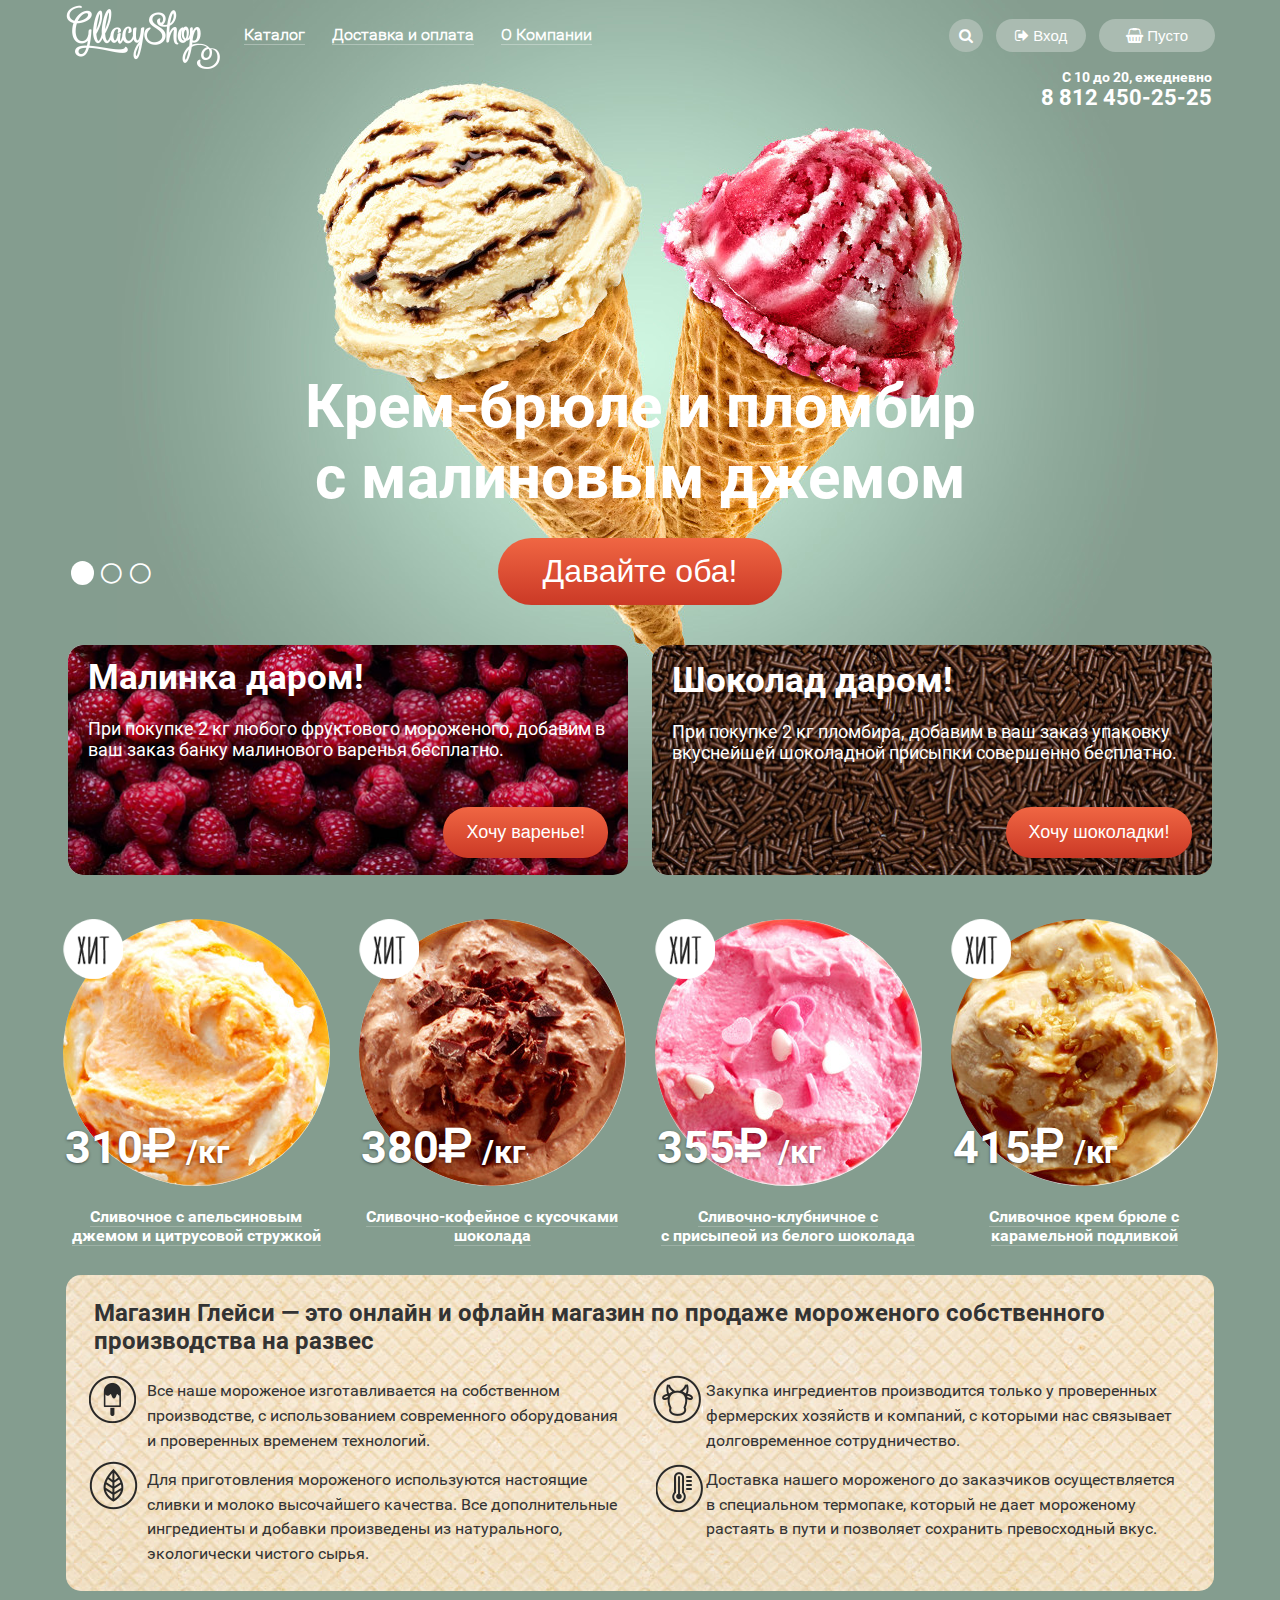
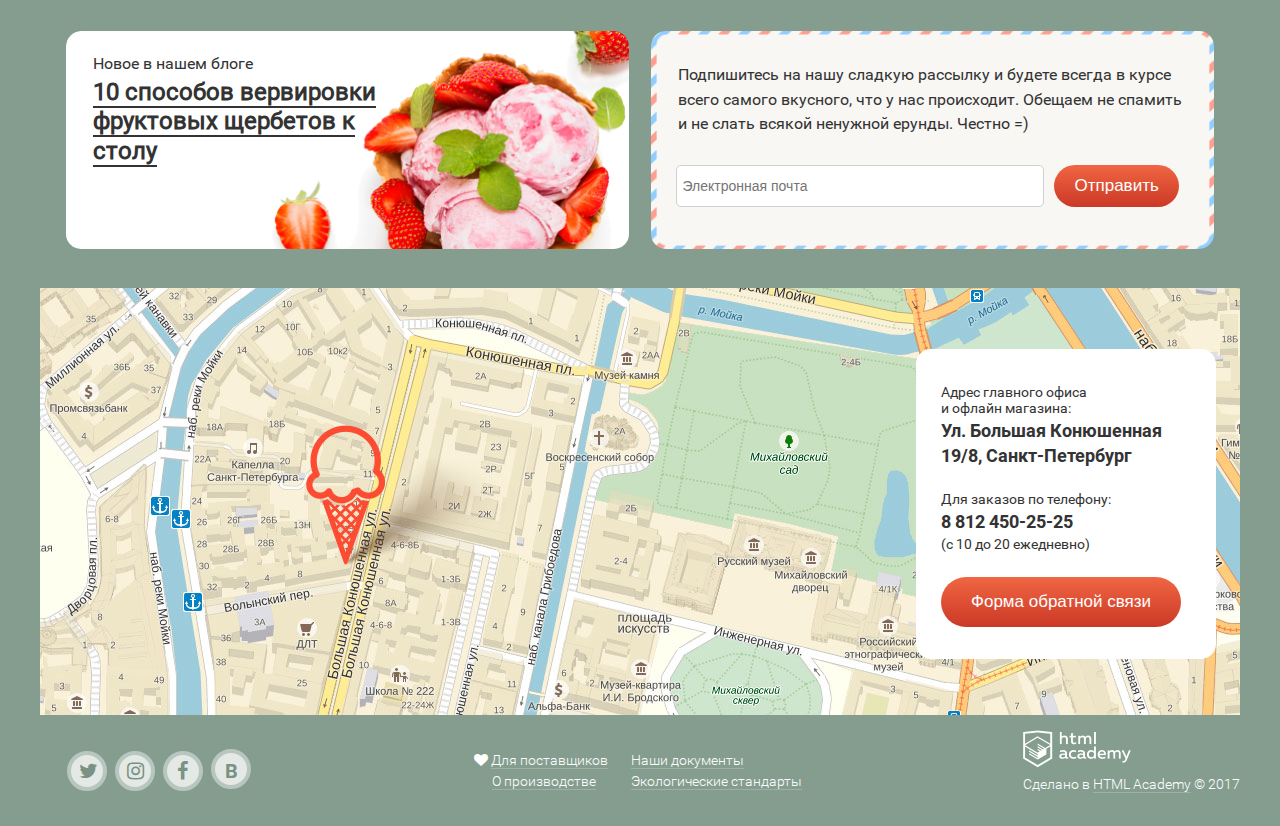
<file: index.html>
<!DOCTYPE html>
<html>
	<head>
		<title>Test</title>
		<meta charset="utf-8">
		<link rel="stylesheet" href="https://necolas.github.io/normalize.css/5.0.0/normalize.css">
		<link rel="stylesheet" href="https://maxcdn.bootstrapcdn.com/font-awesome/4.5.0/css/font-awesome.min.css">
		<link rel="stylesheet" href="style/style.css">
	</head>
	<body class="bodybg1">
		<div class="body">
			<header class="header1">
				<div class="row">
					<div class="left_head">
						<img src="img/Logo.png" width="154" height="64" alt="Логотип">
						<ul>
							<li class="tog"><a href="#" class="list">Каталог</a>
							<ul class="dropdown">
								<a href="#"><li class="bord1">Новинки</li></a>
								<hr>
								<a href="catalog.html"><li>Сливочное</li></a>
								<a href="#"><li>Щербень</li></a>
								<a href="#"><li>Фруктовый лед</li></a>
								<a href="#"><li class="bord2">Мелорин</li></a>
							</ul>
						</li>
						<li><a href="#" class="list">Доставка и оплата</a></li>
						<li><a href="#" class="list">О Компании</a></li>
					</ul>
				</div>
				<div class="right_head">
					<div class="search">
						<button class="icon is"><i class="fa fa-search" aria-hidden="true"></i></button>
						<div class="sear"><input type="text" placeholder="Что ищем?"></div>
					</div>
					
					<div class="enter">
						<button class="icon iconer"><i class="fa fa-sign-out" aria-hidden="true"></i> Вход</button>
						<div class="ent">
							<input placeholder="Электронная почта" type="text">
							<input placeholder="Пароль" type="text">
							<div class="row">
								<div class="but_enter"><button class="enter_button">Войти</button></div>
								
								<div class="regist"><a href="#">Забыли пароль</a><br><a href="#">Регестрация</a></div>
							</div>
						</div>
					</div>
					<div class="basket">
					<button class="icon licon" ><i class="fa fa-shopping-basket" aria-hidden="true"></i> Пусто</button>
				</div>
				</div>
			</div>
			<div class="number">
				<p class="time_worc">С 10 до 20, ежедневно</p>
				<p class="mobile">8 812 450-25-25</p>
			</div>
			<div class="banner">
				<div class="cream">
					<h1 class="h1">Крем-брюле и пломбир<br> с малиновым джемом</h1>
					
					<button class="slider_butt">Давайте оба!</button>
					<div class="cricle">
						<i class="fa fa-circle-thin bg1 bg" aria-hidden="true"></i>
						<i class="fa fa-circle-thin bg2" aria-hidden="true"></i>
						<i class="fa fa-circle-thin bg3" aria-hidden="true"></i>
					</div>
					
				</div>
			</div>
			<div class="row dar">
				<div class="raspberries">
					<h2 class="h2">Малинка даром!</h2>
					<p>При покупке 2 кг любого фруктового мороженого, добавим в ваш заказ банку малинового варенья бесплатно.</p>
					<button class="banner_butt">Хочу варенье!</button>
				</div>
				<div class="chocolate">
					<h2 class="h2">Шоколад даром!</h2>
					<p>При покупке 2 кг пломбира, добавим в ваш заказ упаковку вкуснейшей шоколадной присыпки совершенно бесплатно.</p>
					<button class="banner_butt">Хочу шоколадки!</button>
				</div>
			</div>
		</header>
		<article>
			<div class="hits">
				<div class="hit img_hit"> <img src="img/tovar1.png" width="267" height="267" alt=""><br>
					<div class="description">
						<p><a href="#">Сливочное с апельсиновым<br> джемом и цитрусовой стружкой</a></p>
					</div>
					<div class="price"><p>310<i class="fa fa-rub" aria-hidden="true"></i> <span class="kg">/кг</span></p></div>
					<div class="absol"><button class="watch">Быстрый просмотр</button></div>
				</div>
				<div class="hit img_hit"> <img src="img/tovar2.png" width="267" height="267" alt=""><br>
					<div class="description">
						<p><a href="#">Сливочно-кофейное с кусочками<br> шоколада</a></p>
					</div>
					<div class="price"><p>380<i class="fa fa-rub" aria-hidden="true"></i> <span class="kg">/кг</span></p></div>
					<div class="absol"><button class="watch">Быстрый просмотр</button></div>
				</div>
				<div class="hit img_hit"> <img src="img/tovar3.png" width="267" height="267" alt=""><br>
					<div class="description">
						<p><a href="#">Сливочно-клубничное с <br>с присыпеой из белого шоколада</a></p>
					</div>
					<div class="price"><p>355<i class="fa fa-rub" aria-hidden="true"></i> <span class="kg">/кг</span></p></div>
					<div class="absol"><button class="watch">Быстрый просмотр</button></div>
				</div>
				<div class="hit img_hit"> <img src="img/tovar4.png" width="267" height="267" alt=""><br>
					<div class="description">
						<p><a href="#">Сливочное крем брюле с<br>карамельной подливкой</a></p>
					</div>
					<div class="price"><p>415<i class="fa fa-rub" aria-hidden="true"></i> <span class="kg">/кг</span></p></div>
					<div class="absol"><button class="watch">Быстрый просмотр</button></div>
				</div>
			</div>
			<div class="cont">
				<h3 class="h3">Магазин Глейси — это онлайн и офлайн магазин по продаже мороженого собственного производства на развес</h3>
				<div class="row">
					<div class="desk_l">
						<div class="icon_sprite1">
							<p>Все наше мороженое изготавливается на собственном производстве, с использованием современного оборудования и проверенных временем технологий.
							</p></div>
							<div class="icon_sprite2">
								<p>Для приготовления мороженого используются настоящие сливки и молоко высочайшего качества. Все дополнительные ингредиенты и добавки произведены из натурального, экологически чистого сырья. </p>
							</div>
						</div>
						<div class="desk_r">
							<div class="icon_sprite3">
								<p>Закупка ингредиентов  производится только у проверенных фермерских хозяйств и компаний, с которыми нас связывает долговременное сотрудничество.</p>
							</div>
							<div class="icon_sprite4">
								<p>Доставка нашего мороженого до заказчиков осуществляется в специальном термопаке, который не дает мороженому растаять в пути и позволяет сохранить превосходный вкус.</p>
							</div>
						</div>
					</div>
				</div>
			</article>
			<aside>
				<div class="row blog">
					<div class="new_block">
						<p>Новое в нашем блоге</p>
						<h3><a href="#" class="metod_10">10 способов вервировки<br>
							фруктовых щербетов к<br>
						столу</a></h3>
					</div>
					<div class="mail_block">
						<p>Подпишитесь на нашу сладкую рассылку и будете всегда в курсе всего самого вкусного, что у нас происходит. Обещаем не спамить и не слать всякой ненужной ерунды. Честно =) </p>
						<div class="mail">
							<input class="mail" placeholder="Электронная почта" type="text">
							<button class="go">Отправить</button>
						</div>
					</div>
				</div>
			</aside>
			<section>
				<div class="map">
					<div class="mbloc">
						<p class="contacts">Адрес главного офиса<br>и офлайн магазина:
							<span class="h4">Ул. Большая Конюшенная</span>
							<span class="h4"> 19/8, Санкт-Петербург</span>
						</p>
						<p class="contacts">Для заказов по телефону:
							<span class="h4">8 812 450-25-25</span>
							(с 10 до 20 ежедневно)
						</p>
						<button class="butt_form">Форма обратной связи</button>
									<div class="alert">
				<butt_form action="https://echo.htmlacadimy.ru/" method="post">
				<h3>Мы обязательно ответим</h3>
				<input type="text" placeholder="Как вас зовут?"><br>
				<input type="text" placeholder="Ваша почта для ответа?"><br>
				<textarea class="textarea" cols="30" rows="10" placeholder="Напишите чтонибудь..."></textarea>
				<button class="banner_butt">Отправить</button>
				<div class="close"><i class="fa fa-times" aria-hidden="true"></i></div>
				</butt_form>
			</div>
					</div>
				</div>
				<div class="both"></div>
			</section>
			<footer>
				<div class="row">
					<div class="left_foot">
						<a href="#"><i class="fa fa-twitter soc1" aria-hidden="true"></i></a>
						<a href="#"><i class="fa fa-instagram soc2" aria-hidden="true"></i></a>
						<a href="#"><i class="fa fa-facebook soc3" aria-hidden="true"></i></a>
						<a href="#"><i class="soc4">В</i></a>
					</div>
					<div class="center_foot">
						<div class="fl">
							<i class="fa fa-heart" aria-hidden="true"></i>
							<span><a href="#">Для поставщиков</a></span>
							<br><span class="sdvig"><a href="#">О производстве</a></span>
						</div>
						<div class="fr"><span><a href="#">Наши документы</a></span><br><span><a href="#">Экологические стандарты</a></span></div>
					</div>
					<div class="right_foot">
						<img class='ahtml' src="img/html.png" width="108px" height="38px" alt=""><br>
						<p>Сделано в <a href="#">HTML Academy</a> &copy; 2017</p>
					</div>
				</div>
			</footer>
		</div>
		<script type="text/javascript" src="http://ajax.googleapis.com/ajax/libs/jquery/1.8.2/jquery.min.js"></script>
		<script type="text/javascript" src="js/script.js"></script>
	</body>
</html>
</file>
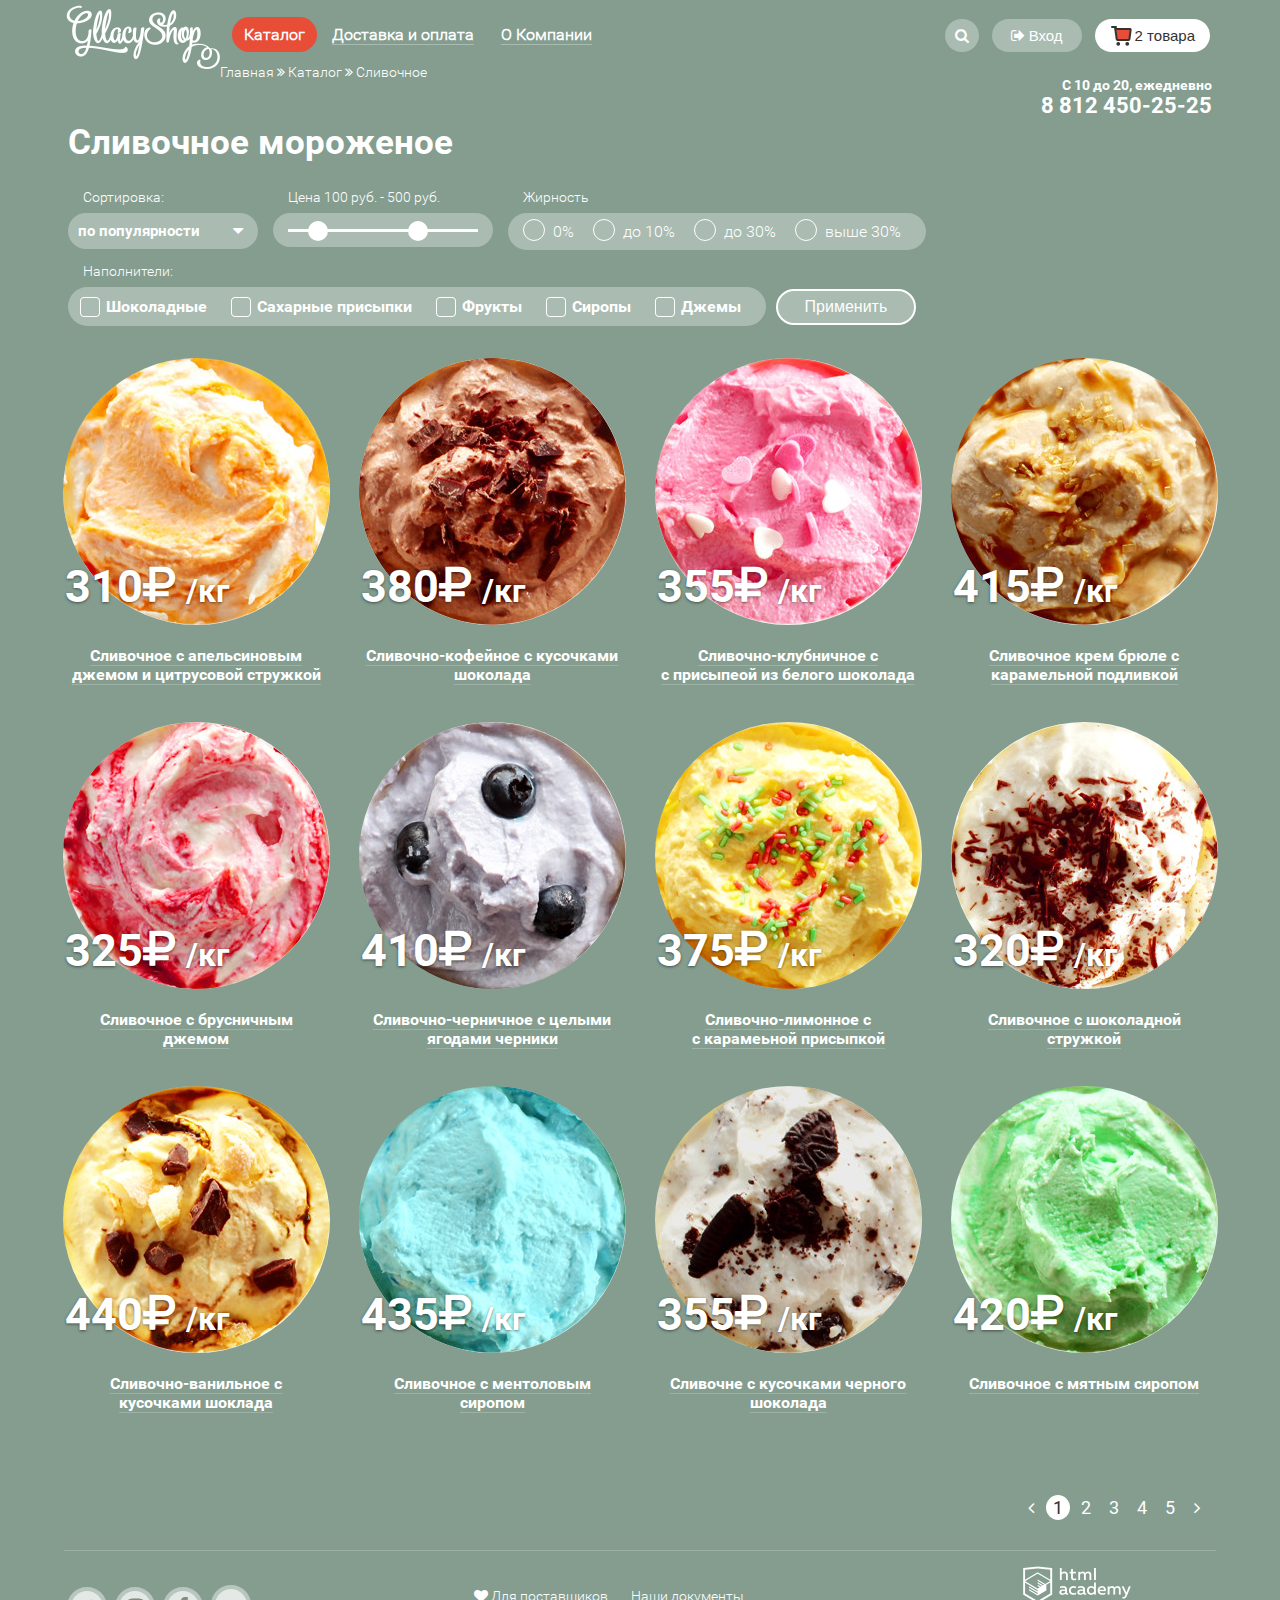
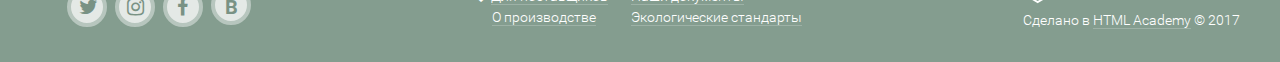
<file: catalog.html>
<!DOCTYPE html>
<html>
	<head>
		<title>Test</title>
		<meta charset="utf-8">
		<link rel="stylesheet" href="https://necolas.github.io/normalize.css/5.0.0/normalize.css">
		<link rel="stylesheet" href="https://maxcdn.bootstrapcdn.com/font-awesome/4.5.0/css/font-awesome.min.css">
		<link rel="stylesheet" href="style/style.css">
		<script type="text/javascript" src="http://ajax.googleapis.com/ajax/libs/jquery/1.8.2/jquery.min.js"></script>
	</head>
	<body>
		<div class="body">
			<header class="header1">
				<div class="row">
					<div class="left_head">
						<a class="alogo" href="index.html"><img src="img/Logo.png" width="154" height="64" alt="Логотип"></a>
						<ul>
							<li class="tog1"><a href="#" class="list">Каталог</a>
							<ul class="dropdown">
								<a href="#"><li class="bord1">Новинки</li></a>
								<hr>
								<a href="catalog.html"><li>Сливочное</li></a>
								<a href="#"><li>Щербень</li></a>
								<a href="#"><li>Фруктовый лед</li></a>
								<a href="#"><li class="bord2">Мелорин</li></a>
							</ul>
						</li>
						<li><a href="#" class="list">Доставка и оплата</a></li>
						<li><a href="#" class="list">О Компании</a></li>
					</ul>
					<div class="crown"><a href="index.html">Главная </a> <i class="fa fa-angle-double-right" aria-hidden="true"></i> <a href="#">Каталог </a> <i class="fa fa-angle-double-right" aria-hidden="true"></i> <a href="#">Сливочное</a></div>
				</div>
				<div class="right_head">
					<div class="search"><button class="icon is"><i class="fa fa-search" aria-hidden="true"></i></button>
						<div class="sear"><input type="text" placeholder="Что ищем?"></div>
					</div>
					<div class="enter">
						<button class="icon iconer"><i class="fa fa-sign-out" aria-hidden="true"></i> Вход</button>
						<div class="ent">
							<input placeholder="Электронная почта" type="text">
							<input placeholder="Пароль" type="text">
							<div class="row">
								<div class="but_enter"><button class="enter_button">Войти</button></div>
								<div class="regist"><a href="#">Забыли пароль</a><br><a href="#">Регестрация</a></div>
							</div>
						</div>
					</div>
					
					<div class="basket">
						<img src="img/basket.png" width="23" height="24" class="bs" alt="">
						<button class="icon2 licon2"> 2 товара</button>
						<div class="bask">
							<table>
								<tr>
									<td class="icon_close">
									</td>
									<td><img src="img/tov.png" width="36" height="38" alt=""></td>
									<td>Пломбир с апельсиновым джемом</td>
									<td>1,5кг <span>x 200 руб.</span></td>
									<td>300 руб.</td>
								</tr>
								<tr>
									<td class="icon_close">
									</td>
									<td><img src="img/tov2.png" width="36" height="38" alt=""></td>
									<td>Клубничный пломбир с присыпкой из белого шоколада</td>
									<td>1,5кг <span>x 300 руб.</span></td>
									<td>450 руб.</td>
								</tr>
								<tr class="itog">
									<td colspan="5">Итого: 750 руб.</td>
								</tr>
							</table>
							<div class="text_right">
								<buttom class="oform">Оформить заказ</buttom>
							</div>
						</div>
					</div>
				</div>
			</div>
			<div class="number2">
				<p class="time_worc">С 10 до 20, ежедневно</p>
				<p class="mobile">8 812 450-25-25</p>
			</div>
		</header>
		<aside class="art2">
			<form action="https://echo.htmlacadimy.ru/" method="post">
				<h1 class="h1_second">Сливочное мороженое</h1>
				<div class="row_sort">
					<div class="sorting"><span class="sor">Сортировка:</span>
					<div class="list_sort">
						<select class="select" name="sort" id="sort">
							<option>по популярности</option>
							<option>сначала недорогие</option>
							<option>сначала дорогие</option>
							<option>по жирности</option>
						</select>
						<div class="bott_icon"><i class="fa fa-caret-down" aria-hidden="true"></i></div>
					</div>
				</div>
				<div class="price_toggle">
					<span class="sor">Цена 100 руб. - 500 руб.</span>
					<div class="polos">
						<div class="pol">
							<a href="#" class="a1"></a>
							<a href="#" class="a2"></a>
						</div>
					</div>
				</div>
				<div class="fat"><span class="sor">Жирность</span>
				<div class="jir">
					<input type="radio" name="radio" class="radio" id="radio1"><label for="radio1"> 0%</label>
					<input type="radio" name="radio" class="radio" id="radio2"><label for="radio2"> до 10%</label>
					<input type="radio" name="radio" class="radio" id="radio3"><label for="radio3"> до 30%</label>
					<input type="radio" name="radio" class="radio" id="radio4"><label for="radio4"> выше 30%</label>
				</div>
			</div>
		</div>
		
		<div class="sort">
			
			<div class="s1">
				<label class="sor">Наполнители:</label>
				<div class="nap input-check">
					<input type="checkbox" id="checkBox01" />
					<label for="checkBox01">Шоколадные</label>
					<input type="checkbox" id="checkBox02" />
					<label for="checkBox02">Сахарные присыпки</label>
					<input type="checkbox" id="checkBox03" />
					<label for="checkBox03">Фрукты</label>
					<input type="checkbox" id="checkBox04" />
					<label for="checkBox04">Сиропы</label>
					<input type="checkbox" id="checkBox05" />
					<label for="checkBox05">Джемы</label>
				</div><button class="prim">Применить</button>
			</div>
			
		</div>
	</form>
</aside>
<article>
	<div class="hits">
		<div class="hit"> <img src="img/tovar1.png" width="267" height="267" alt=""><br>
			<div class="description">
				<p><a>Сливочное с апельсиновым<br> джемом и цитрусовой стружкой</a></p>
			</div>
			<div class="price"><p>310<i class="fa fa-rub" aria-hidden="true"></i> <span class="kg">/кг</span></p></div>
			<div class="absol"><button class="watch">Быстрый просмотр</button></div>
		</div>
		<div class="hit"> <img src="img/tovar2.png" width="267" height="267" alt=""><br>
			<div class="description">
				<p><a>Сливочно-кофейное с кусочками<br> шоколада</a></p>
			</div>
			<div class="price"><p>380<i class="fa fa-rub" aria-hidden="true"></i> <span class="kg">/кг</span></p></div>
			<div class="absol"><button class="watch">Быстрый просмотр</button></div>
		</div>
		<div class="hit"> <img src="img/tovar3.png" width="267" height="267" alt=""><br>
			<div class="description">
				<p><a>Сливочно-клубничное с <br>с присыпеой из белого шоколада</a></p>
			</div>
			<div class="price"><p>355<i class="fa fa-rub" aria-hidden="true"></i> <span class="kg">/кг</span></p></div>
			<div class="absol"><button class="watch">Быстрый просмотр</button></div>
		</div>
		<div class="hit"> <img src="img/tovar4.png" width="267" height="267" alt=""><br>
			<div class="description">
				<p><a>Сливочное крем брюле с<br>карамельной подливкой</a></p>
			</div>
			<div class="price"><p>415<i class="fa fa-rub" aria-hidden="true"></i> <span class="kg">/кг</span></p></div>
			<div class="absol"><button class="watch">Быстрый просмотр</button></div>
		</div>
	</div>
	<div class="hits">
		<div class="hit">
			<img src="img/tovar5.png" width="267" height="267" alt=""><br>
			<div class="description">
				<p><a>Сливочное с брусничным<br> джемом</a></p>
			</div>
			<div class="price"><p>325<i class="fa fa-rub" aria-hidden="true"></i> <span class="kg">/кг</span></p></div>
			<div class="absol"><button class="watch">Быстрый просмотр</button></div>
		</div>
		<div class="hit"> <img src="img/tovar6.png" width="267" height="267" alt=""><br>
			<div class="description">
				<p><a>Сливочно-черничное с целыми<br> ягодами черники</a></p>
			</div>
			<div class="price"><p>410<i class="fa fa-rub" aria-hidden="true"></i> <span class="kg">/кг</span></p></div>
			<div class="absol"><button class="watch">Быстрый просмотр</button></div>
		</div>
		<div class="hit"> <img src="img/tovar7.png" width="267" height="267" alt=""><br>
			<div class="description">
				<p><a>Сливочно-лимонное с <br> с карамеьной присыпкой</a></p>
			</div>
			<div class="price"><p>375<i class="fa fa-rub" aria-hidden="true"></i> <span class="kg">/кг</span></p></div>
			<div class="absol"><button class="watch">Быстрый просмотр</button></div>
		</div>
		<div class="hit"> <img src="img/tovar8.png" width="267" height="267" alt=""><br>
			<div class="description">
				<p><a>Сливочное с шоколадной<br>стружкой</a></p>
			</div>
			<div class="price"><p>320<i class="fa fa-rub" aria-hidden="true"></i> <span class="kg">/кг</span></p></div>
			<div class="absol"><button class="watch">Быстрый просмотр</button></div>
		</div>
	</div>
	<div class="hits">
		<div class="hit">
			<img src="img/tovar9.png" width="267" height="267" alt=""><br>
			<div class="description">
				<p><a>Сливочно-ванильное с<br>кусочками шоклада</a></p>
			</div>
			<div class="price"><p>440<i class="fa fa-rub" aria-hidden="true"></i> <span class="kg">/кг</span></p></div>
			<div class="absol"><button class="watch">Быстрый просмотр</button></div>
		</div>
		<div class="hit"> <img src="img/tovar10.png" width="267" height="267"  alt=""><br>
			<div class="description">
				<p><a>Сливочное с ментоловым<br>сиропом</a></p>
			</div>
			<div class="price"><p>435<i class="fa fa-rub" aria-hidden="true"></i> <span class="kg">/кг</span></p></div>
			<div class="absol"><button class="watch">Быстрый просмотр</button></div>
		</div>
		<div class="hit"> <img src="img/tovar11.png" width="267" height="267"  alt=""><br>
			<div class="description">
				<p><a>Сливочне с кусочками черного<br>шоколада</a></p>
			</div>
			<div class="price"><p>355<i class="fa fa-rub" aria-hidden="true"></i> <span class="kg">/кг</span></p></div>
			<div class="absol"><button class="watch">Быстрый просмотр</button></div>
		</div>
		<div class="hit"> <img src="img/tovar12.png" width="267" height="267"  alt=""><br>
			<div class="description">
				<p><a>Сливочное с мятным сиропом</a></p>
			</div>
			<div class="price"><p>420<i class="fa fa-rub" aria-hidden="true"></i> <span class="kg">/кг</span></p></div>
			<div class="absol"><button class="watch">Быстрый просмотр</button></div>
		</div>
	</div>
	<div class="pages">
		<ul class="listpage">
			<li class="page"><a href="#"><i class="fa fa-angle-left" aria-hidden="true"></i></li></a>
			<li class="page"><a href="#">1</a></li>
			<li class="page"><a href="#">2</a></li>
			<li class="page"><a href="#">3</a></li>
			<li class="page"><a href="#">4</a></li>
			<li class="page"><a href="#">5</a></li>
			<li class="page"><a href="#"><i class="fa fa-angle-right" aria-hidden="true"></i></li></a>
		</ul>
	</div>
</article>
<hr class="hf">
<footer>
	<div class="row">
		<div class="left_foot">
			<a href="#"><i class="fa fa-twitter soc1" aria-hidden="true"></i></a>
			<a href="#"><i class="fa fa-instagram soc2" aria-hidden="true"></i></a>
			<a href="#"><i class="fa fa-facebook soc3" aria-hidden="true"></i></a>
			<a href="#"><i class="soc4">В</i></a>
		</div>
		<div class="center_foot">
			<div class="fl">
				<i class="fa fa-heart" aria-hidden="true"></i>
				<span><a href="#">Для поставщиков</a></span>
				<br><span class="sdvig"><a href="#">О производстве</a></span>
			</div>
			<div class="fr"><span><a href="#">Наши документы</a></span><br><span><a href="#">Экологические стандарты</a></span></div>
		</div>
		<div class="right_foot">
			<img class='ahtml' src="img/html.png" width="108" height="38" alt=""><br>
			<p>Сделано в <a>HTML Academy</a> &copy; 2017</p>
		</div>
	</div>
</footer>
</div>
<script type="text/javascript" src="js/script.js"></script>
</body>
</html>
</file>
<file: style/style.css>
*{
    margin: 0;
    padding: 0;
    box-sizing: border-box;
}
.body{
    width: 1200px;
    margin: auto;
    position: relative;
}
@font-face {
    font-family: Roboto-Light;
    src: url(../font/Roboto-Light.ttf);
}
@font-face {
    font-family: Roboto-Bold;
    src: url(../font/Roboto-Bold.ttf);
}
@font-face {
    font-family: Roboto-Regular;
    src: url(../font/Roboto-Regular.ttf);
}
body{
    color: white;
    background: #849D8F;
    font-size: 14px;
    font-family: 'Roboto-Light', 'PT sans', Georgia;
}
.bodybg1{
    background: #849D8F;
    background-image: url(../img/bg_slider-1.jpg);
    background-repeat: no-repeat;
    background-position: 50% 0px;
}
.bodybg2{
    background: #8996A6;
    background-image: url(../img/bg_slider-2.jpg);
    background-repeat: no-repeat;
    background-position: 50% 0px;
}
.bodybg3{
    background: #9D8B84;
    background-image: url(../img/bg_slider-3.jpg);
    background-repeat: no-repeat;
    background-position: 50% 0px;
}
.bodybg4{
    background-image: url(../img/svet.png);
    background-repeat: no-repeat;
    background-size: cover;
    background-position: 50% 0px;
}
a{
    text-decoration: none;
    color: white;
}
.h4{
    font-size: 18px;
    font-family: 'Roboto-Bold', 'PT sans', Georgia;
    margin: 4px 0;
    display: block;
}
.h1{
    font: 900 60px/70px "Roboto-bold",'PT sans', Georgia;
    line-height: 1.18;
    margin-bottom: 9px;
}
.h2{
    margin: 0;
    padding: 0;
    font-size: 35px;
    margin-bottom: 20px;
    font-family: 'Roboto-Bold', 'PT sans', Georgia;
}
.h3{
    font-size: 24px;
    font-family: 'Roboto-Bold', 'PT sans', Georgia;
    margin-bottom: 20px;
}
button{
    cursor: pointer;
}
.menu{
    position: relative;
    display: inline-block;
}
.alert{
    background: #f8f7f4;
    border-radius: 10px;
    width: 440px;
    color: #333;
    padding: 15px;
    height: 450px;
    position: fixed;
    z-index: 11111;
    top: 25%;
    left: 40%;
    display: none;
}
.close{
    position: absolute;
    top: 10px;
    right: 10px;
    font-size: 23px;
    cursor: pointer;
}
.bord1{
    border-radius: 5px 5px 0 0;
    font-family: 'Roboto-Bold';
}
.bord2{
    border-radius: 0 0 5px 5px;
}
.search{
    position: relative;
    display: inline-block;
}
.sear input,.alert input, .ent input{
    margin: 10px 0;
    border-radius: 5px;
    border: 1px solid #D0D0D0;
    width: 300px;
    color: #a9a9a9;
    height: 40px;
    padding-left: 10px;
    font-size: 14px;
}
.textarea{
    margin: 10px 0;
    border-radius: 5px;
    border: 1px solid #D0D0D0;
    width: 400px;
    color: #a9a9a9;
    height: 100px;
    padding: 5px;
}
.sear{
    display: none;
    background: #f8f7f4;
    position: absolute;
    background: white;
    right: 10%;
    top: 75%;
    padding: 15px;
    padding: 15px;
    border-radius: 5px;
    box-shadow: 5px 14px 26px rgba(0,0,0, 0.5);
}
.enter:hover .ent{
    display: block;
    -webkit-transition: all 0.3s ease-in-out;
    transition: all 0.3s ease-in-out;
}
.search:hover .sear{
    display: block;
    -webkit-transition: all 0.3s ease-in-out;
    transition: all 0.3s ease-in-out;
}
.basket:hover .bask{
    display: block;
    -webkit-transition: all 0.3s ease-in-out;
    transition: all 0.3s ease-in-out;
}
.row{
    display: -webkit-box;
    display: -ms-flexbox;
    display: flex;
    -webkit-box-pack: justify;
        -ms-flex-pack: justify;
            justify-content: space-between;
    position: relative;
}
div.left_head{
    margin: 5px 2.2% 15px 2.2%;
    max-width: 70%;
}
div.left_head > img{
    float: left;
}
div.left_head > ul{
    list-style-type: none;
    display: inline-block;
    margin:12px;
    font-weight: bold;
}
a.list{
    border-bottom: 1px solid rgba(255, 255, 255, 0.3);
    font-size: 16px;
}
div.left_head > ul > li{
    padding: 8px 12px;
    display: inline-block;
    color: white;
    font-size: 16px;
}
li.tog{
    border-radius: 25px;
    position: relative;
    padding: 8px 15px;
}
li.tog:hover, li.tog1:hover{
    background: white;
    color: #333;
}
li.tog:hover > a, li.tog1:hover > a{
    border: none;
    color: #333;
}
li.tog:active > a, li.tog1:active > a{
    border: none;
    color: #333;
}
li.tog:active, li.tog1:active{
  background: white;
  box-shadow: inset 0 2px 1px 0 #333;
}
li.tog:after, li.tog1:after {
  content: "";
  position: absolute;
  left: 0;
  right: 0;
  bottom: -5px;
  height: 15px;
}
li.tog1{
    position: relative;
    padding: 8px 15px;
    border: none;
    background: #e84d37;
    border-radius: 25px;
}
li.tog1 > a{
    border: none;
}
.dropdown hr{
    color: #d1d0ce;
    width: 90%;
    margin: auto;
}
.dropdown a{
    color: #333;
}   
.dropdown li{
    width: 100%;
    padding: 8px 15px;
}
.dropdown li:hover{
    background: #fbded8;
}
.dropdown li:active{
    background: #f6b5a5;
}
.dropdown{
  z-index: 11111;
  box-shadow: 5px 14px 26px rgba(0,0,0, 0.5);
  position: absolute;
  left: -7px;
  top: 110%;
  box-sizing: border-box;
  min-width: 144px;
  padding: 0;
  margin: 0;
  list-style: none;
  background-color: #f8f7f4;
  border-radius: 5px;
  opacity: 0;
  display: none;
  -webkit-transform: translate(0, -10px);
  transform: translate(0, -10px);
  -webkit-transition: all 0.3s ease-out;
  transition: all 0.3s ease-out;
}
.tog1:hover .dropdown,.tog:hover .dropdown{
  opacity: 1;
  display: block;
  -webkit-transform: translate(0, 0);
          transform: translate(0, 0);
  -webkit-transition: all 0.3s ease-in-out;
  transition: all 0.3s ease-in-out;
  z-index: 2;
}
.acmen{
    border-radius: 25px;
    padding: 8px 15px;
    background: white;
    font-weight: bold;
}
div.right_head{
    text-align: right;
    margin: -8px 0;
    padding: 0 10px;
}
.icon{
    display: inline-block;
    color: white;
    font-size: 15px;
    margin: 27px 5px;
    border: none;
    background: #aabbb1;
    padding: 8px 19px;
    border-radius: 25px;
}
.is{
    padding: 8px 10px;
}
.icon2{
    display: inline-block;
    background: white;
    color: #333;
    font-size: 15px;
    margin: 27px 5px;
    border: none;
    padding: 8px 19px;
    border-radius: 25px;
}
.icon:hover{
    background: white;
    color: #333;
}
.licon{
    padding: 8px 27px;
    margin-right: 15px;
    position: relative;
}
.licon2{
    padding-left: 40px;
    padding-right: 15px;
    margin-right: 20px;
    position: relative;
}
.number{
    text-align: right;
    color: white;
    font-size: 12px;
    margin-right: 2.3%;
    margin-top: -15px;
}
.number2{
    text-align: right;
    color: white;
    font-size: 12px;
    margin-right: 2.3%;
    margin-top: -18px;
    float: right;
}
.enter{
    position: relative;
    display: inline-block;
}
.ent{
    z-index: 1111;
    position: absolute;
    background: #f8f7f4;
    right: 5%;
    padding: 15px;
    border-radius: 8px;
    top: 75%;
    color: #333;
    display: none;
    box-shadow: 5px 14px 26px rgba(0,0,0, 0.5);
}
.center{
    position: absolute;
    right: 5%;
    top: 0;
    left: 5%;
}
.banner{
    text-align: center;
    margin-top: 650px;
}
.slider_butt{
    background: -webkit-linear-gradient(#f06643,#cb3926);
    background: linear-gradient(#f06643,#cb3926);
    border: none;
    padding: 15px 45px;
    font-size: 32px;
    border-radius: 40px;
    color: #fff;
    margin-top: 15px;
    display: inline-block;
}
.more1{
    background: -webkit-linear-gradient(#f06643,#cb3926);
    background: linear-gradient(#f06643,#cb3926);
    border: none;
    padding: 13px 18px;
    border-radius: 25px;
    color: #fff;
    font-size: 15px;
    margin-top: 50px;
}
.banner_butt{
    background: -webkit-linear-gradient(#f06643,#cb3926);
    background: linear-gradient(#f06643,#cb3926);
    border: none;
    padding: 15px 23px;
    border-radius: 25px;
    color: #fff;
    font-size: 18px;
    position: absolute;
    right: 20px;
    bottom: 17px;
}
.slider_butt:hover{
    background: #e76c3a;
}
.oform{
    padding: 10px 22px;
    border: none;
    text-align: right;
    font-size: 15px;
    color: #ffffff;
    background-image: -webkit-linear-gradient(bottom, #e74a35, #f26843);
    background-image: linear-gradient(to top, #e74a35, #f26843);
    border-radius: 25px;
    cursor: pointer;
}
.absol{
    position: absolute;
    width: 100%;
    background: rgba(255,255,255,0.4);
    z-index: 10000;
    padding-bottom: 18px;
    border-radius: 0 0 5px 5px;
    display: none;
    left: 0;
}
.hit:hover .absol{
    display: block;
}
.hit:hover a{
    border: none;
}
.watch{
    background: -webkit-linear-gradient(#f06643,#cb3926);
    background: linear-gradient(#f06643,#cb3926);
    border: none;
    padding: 12px 25px;
    border-radius: 17px;
    color: #fff;
    font-size: 17px;
}
.enter_button{
    background: -webkit-linear-gradient(#f06643,#cb3926);
    background: linear-gradient(#f06643,#cb3926);
    border: none;
    padding: 12px 35px;
    border-radius: 25px;
    color: #fff;
    font-size: 15px;
    margin-top: 18px;
}
.watch:hover,.oform:hover, .enter_button:hover{
    background: #e76c3a;
}
.watch:active,.oform:active, .slider_butt:active, .enter_button:active{
    background: -webkit-linear-gradient(#cb3926,#f06643);
    background: linear-gradient(#cb3926,#f06643);
}
.banner_butt:hover{
    background: #e76c3a;
}
.banner_butt:active{
    background: -webkit-linear-gradient(#cb3926,#f06643);
    background: linear-gradient(#cb3926,#f06643);
}
.regist a{
    color: #333;
    border-bottom: 1px solid #333;
    padding: 3px 0px;
    display: inline-block;
}
.regist{
    margin-top: 15px;
    text-align: left;
}
.regist > label{
    border-bottom: 1px solid;
    margin-top: 5px;
    display: inline-block;
}
.cream{
    margin-top: -388px;
    margin-bottom: 40px;
    position: relative;
}
.cricle{
    position: absolute;
    bottom: 20px;
    left: 31px;
}
.bg{
    background: white;  
    border-radius: 50%;
    padding: 0 1px;
}
.bg1,.bg2,.bg3{
    font-size: 24px;
    margin-right: 3px;
    padding: 0 1px;
}
.fa-circle-thin:hover{
    cursor: pointer;
    background: #CFCFCF;
    border-radius: 50%;
}
.raspberries,.chocolate p{
    font-family: 'Roboto-Regular';
}
.raspberries button{
    text-align: right;
}
.raspberries,.chocolate{
    width: 100%;
    display: inline-block;
    border-radius: 15px;
    position: relative;
    min-height: 230px;
}
.dar{
    margin: 2.9% 2.3%;
}
.raspberries{
    background: url(../img/f1.jpg);
    background-size: cover;
    font-size: 18px;
    padding: 12px 20px 80px;
    margin-right: 12px;
    max-width: 50%;
}
.chocolate{
    background: url(../img/f2.jpg);
    background-size: cover;
    font-size: 18px;
    padding: 15px 20px 80px;
    margin-left: 12px;
    max-width: 50%;
}
.hits{
    margin: 10px 0;
    display: -webkit-box;
    display: -ms-flexbox;
    display: flex;
    -webkit-box-pack: center;
        -ms-flex-pack: center;
            justify-content: center;
}
.hit{
    margin: 0 10px;
    display: inline-block;
    text-align: center;
    width: 23%;
    position: relative;
    cursor: pointer;
    padding: 10px 5px 0px 5px;
}
.hit:hover{
    background: rgba(255,255,255,0.4);
    border-radius: 5px 5px 0 0;
}
.hits a{
    border-bottom: 1px solid #9DB1A6;
}
div.cont{
    background: url(../img/bg.jpg);
    border-radius: 15px;
    margin: 12px 2.2% 28px 2.2%;
    padding: 2% 2.3%;
    color: #333;
}
.cont p{
    line-height: 1.55;
}
.ic{
    float: left;
    margin: -15px 5px 25px 0px;
}
.bl3 h3{
    font-size: 22px;
    margin-top: 15px;
}
.metod_10{
    font-size: 24px;
    line-height: 1.23;
    border-bottom: 2px solid #333;
    color: #333;
}
.metod_10:hover{
    border-bottom: 2px solid #e84d37;
}
.blog{
    padding: 12px 2.2% 24px 2.2%;
}
.new_block{
    background: url(../img/rasp.png);
    background-size: cover;
    padding: 23px 2.3%;
    width: 50%;
    border-radius: 15px;
    color: #333;
    height: 218px;
    font-family: 'Roboto-Regular', "PT sans", Georgia;
    max-width: 49%;
}
.new_block p{
    font-size: 16px;
    margin-bottom: 5px;
}
.mail_block p{
    line-height: 1.544;
}
.mail_block{
    background: url(../img/mail.png);
    background-size: cover;
    padding: 32px 2.3%;
    width: 50%;
    border-radius: 15px;
    color: #333;
    height: 218px;
    font-size: 16px;
    position: relative;
    font-family: 'Roboto-Regular', "PT sans", Georgia;
    background-position: 50% 50%;
    max-width: 49%;
}
div.mail{
    position: absolute;
    display: -webkit-box;
    display: -ms-flexbox;
    display: flex;
    bottom: 42px;
    left: 10px;
}
.go{
    background: -webkit-linear-gradient(#f06643,#cb3926);
    background: linear-gradient(#f06643,#cb3926);
    border: none;
    padding: 10px 20px;
    border-radius: 25px;
    color: #fff;
    font-size: 17px;
}
.go:hover{
    background: #e76c3a;
}
.go:active{
    background: -webkit-linear-gradient(#cb3926,#f06643);
    background: linear-gradient(#cb3926,#f06643);
}
.mail_block > p{
    margin-bottom: 18px;
}
.butt_form{
    background: -webkit-linear-gradient(#f06643,#cb3926);
    background: linear-gradient(#f06643,#cb3926);
    border: none;
    padding: 15px 30px;
    border-radius: 25px;
    color: #fff;
    font-size: 17px;
    display: inline-block;
    margin-bottom: 20px;
}
.butt_form:hover{
    background: #e76c3a;
}
.butt_form:active{
    background: -webkit-linear-gradient(#cb3926,#f06643);
    background: linear-gradient(#cb3926,#f06643);
}
input.mail{
    height: 42px;
    width: 368px;
    margin-right: 10px;
    border-radius: 5px;
    border: 1px solid #D0D0D0;
    margin-left: 15px;
    padding: 0 5px;
    font-size: 14px;
}
.map{
    margin-top: 15px;
    min-height: 427px;
    position: relative;
    background: url(../img/map.jpg);
    background-size: cover;
}
.mbloc{
    position: absolute;
    background: white;
    border-radius: 15px;
    padding: 35px 0px 12px 25px;
    color: #333;
    font: 14px 'Roboto-Regular', "PT sans", Georgia;
    right: 2%;
    width: 300px;
    bottom: 13%;
}
.vk{
    border: 3px solid #BCC9C2;
    border-radius: 54%;
}
.right_foot label{
    border-bottom: 1px solid #9DB1A6;
}
.left_foot{
    padding: 34px 27px;
}
.left_foot img{
    margin: 0 5px;
}
.center_foot a,.right_foot a{
    border-bottom: 1px solid #9DB1A6;
}
.center_foot{
    padding: 35px 8px;
    line-height: 1.473333;
}
.right_foot{
    text-align: left;
    padding-top: 15px;
}
.fl{
    display: inline-block;
    margin: 0 20px 0 -30px;
}
.fr{
    display: inline-block;  
}
.sdvig{
    display: inline-block;
    margin: 0 0 0 18px;
}
.actser{
    background: white;
    color: #333;
}
.alert button{
    position: absolute;
    padding: 12px 15px;
    bottom: 60px;
    right: 35px;
}
a:hover{
    color: #e84d37;
    border-bottom: 1px solid #e84d37;
}
.dropdown a:hover{
    color: #333;
    border: none;
}
.acmen > a{
    color: #333;
    border: none;
}
.hf{
    width: 96%;
    margin: auto;
    background: #9DB1A6;
    border: none;
    height: 1px;
}
.as{
    margin:0 2.2%;
}
.sor{
    display: block;
    margin-bottom: 8px;
    margin-left: 15px;
}
.active{
    color: white;
    background: #e84e37;
    padding: 8px 15px;
    border-radius: 25px;
}
.active > a:hover{
    color: white;
    border: none;
}
.art2{
    padding:12px 2.3%;
}
.popul{
    background: #9DB1A6;
    border: none;
    color: white;
    padding: 8px 30px 8px 25px;
    border-radius: 25px;
    font-size: 14px;
}
.populact{
    background: white;
    border: none;
    color: #333;
    padding: 8px 30px 8px 25px;
    border-radius: 25px;
    font-size: 14px;
}
.popul > i{
    margin-left: 15px;
}
.row_sort{
    display: -webkit-box;
    display: -ms-flexbox;
    display: flex;
    height: 85px;
}
.sorting,.price_toggle,.fat{
    display: inline-block;
    padding: 1% 0%;
    margin-right: 15px;
    position: relative;
}
.list_sort{
    position: relative;
    width: 190px;
    height: 36px;
    font-weight: 500;
    background-color: #aabbb1;
    border-radius: 30px;
    cursor: pointer; 
    overflow: hidden; 
}
.select{
    width: 280px;
    height: 36px;
    margin: 0;
    padding: 0 45px 0 10px;
    background-color: transparent;
    color: white;
    border: 0;
    border-radius: 30px;
    cursor: pointer;
    outline: 0;
    -webkit-appearance: none;
    -moz-appearance: none;
    appearance: none;
    font: 15px 'Roboto-bold', "PT sans", Georgia;
}
.select option{
    width: 190px;
    background: white;
    color: #333;
}
.bott_icon{
    position: absolute;
    color: white;
    top: 7px;
    right: 14px;
    font-size: 18px;
    width: 11px;
    height: 20px;
    background: #aabbb1;
}
.list_sort:hover .bott_icon{
    background: white;
    color: #333;
}
.list_sort:hover,.select:hover{
    background: white;
    color: #333;
}
.polos{
    position: relative;
    width: 220px;
    height: 34px;
    background: #aabbb1;
    padding-top: 11px;
    padding-right: 15px;
    padding-left: 15px;
    border-radius: 25px;
}
.pol{
    width: 100%;
    height: 3px;
    background: white;
    margin-top: 5px;
}
a.a1,a.a2{
    width: 20px;
    height: 20px;
    position: absolute;
    display: inline-block;
    background: white;
    border-radius: 50%;
    border: none;
}
.a1{
    top: 8px;
    left: 35px;
}
.a2{
    top: 8px;
    left: 135px;
}
.a1:hover,.a2:hover{
    -webkit-transform:scale(1.3);
            transform:scale(1.3);
}
.sliv{
    background: #E84E37;
    color: white;
}
input:hover{
    box-shadow: 0 0 0 2px #c7c6c5 inset;
}
.jir{
    background: #aabbb1;
    padding: 9px 10px 9px 15px;
    border-radius: 25px;
    font-size: 16px;
}
.first_label{
    padding: 0 17px 0 30px;
}
.rad input,.nap input{
    margin:0 8px;
}
.nap{
    background: #aabbb1;
    padding: 10px 5px 10px 12px;
    border-radius: 25px;
    display: inline-block;
    margin-right: 10px;
    font-size: 16px;
}
.prim{
    border: 2px solid white;
    background: #aabbb1;
    padding: 7px 27px;
    color: white;
    border-radius: 25px;
    font-size: 16px;
}
.prim:hover{
    background: white;
    color: #333;
}
.prim:active{
    border: none;
    background: #FFFFFF;
    color: black;
    box-shadow: inset 0px 2px 2px #4B4B4B;
}
.breadcrump{
    position: absolute;
    bottom: -25px;
    font-size: 15px;
}
.breadcrump ul li{
        display: inline-block;
        list-style-type: none;
}
.breadcrump a{
    border-bottom: 1px solid rgba(255, 255, 255, 0.3);
    position: relative;
    margin-right: 18px;
}
.breadcrump a:after{
    content: "\00BB";
    position: absolute;
    right: -15px;
    top: 1px;
}
.breadcrump a:hover{
    border-bottom: 1px solid #e84d37;
}
.right_foot p{
    margin: 5px 0;
}
.soc1{
    padding: 6px 8px;
}
.soc2{
    padding: 6px 8px;
   
}
.soc3{
    padding: 6px 10px;
   
}
.soc4{
    padding: 6px 10px;
    font-style: normal;
    font-family: 'Roboto-bold';
    display: inline-block;
}
.soc1,.soc2,.soc3,.soc4{
    font-size: 20px;
    background: #E4E9E6;
    color: rgb(121, 146, 132);
    border-radius: 50%;
    border: 4px solid #B7C6BE;
    width: 40px;
    height: 40px;
}
.soc1:hover,.soc2:hover,.soc3:hover,.soc4:hover{
    border: 4px solid rgba(181, 198, 189, 0.45);
}
.soc1:active,.soc2:active,.soc3:active,.soc4:active{
    box-shadow: inset 1px 4px 4px #4B4B4B;
}
.pages{
    text-align: right;
    margin-top: 65px;
    margin-bottom: 30px;
    font-size: 18px;
    margin-right: 30px;
}
.page i{
    padding: 1px;
}
.page a{
    color: white;
}
.page a:hover{
    color: white;
    border: none;
}
.page{
    margin: 0 2px;
    cursor: pointer;
    padding: 2px 7px;
    font-family: 'roboto-regular';
}
.page:nth-child(2){
    background: white;
    color: #333;
    border-radius: 50%;
    padding: 2px 7px;
}
.page:nth-child(2) a{
    color: #333;
}
.page:hover{
    background:rgba(255,255,255,0.4);
    color: white;
    border-radius: 50%;
    padding: 2px 7px;
}
.page:active{
    background: white;
    color: #333;
    border-radius: 50%;
    padding: 2px 7px;
}
.basket{
    position: relative;
    display: inline-block;
}
.bask{
    width: 525px;
    background: #F8F7F4;
    border-radius: 5px;
    right: 18px;
    top: 66px;
    color: #333;
    z-index: 11111;
    position: absolute;
    text-align: left;
    padding: 26px 15px 23px 10px;
    display: none;
    box-shadow: 5px 14px 26px rgba(0,0,0, 0.5);
    font: 13px 'Roboto-Regular', "PT sans", Georgia;
}
.itog:after{
    content: "";
    width: 98%;
    height: 1px;
    background: #ccc;
    position: absolute;
    left: 0;
    right: 0;
    margin: auto;
}
.img_close{
    cursor: pointer;
}
.itog{
    text-align: right;
    font-size: 18px;
}
td{
    padding: 5px;
}
.text_right{
    text-align: right;
    margin-top: 15px;
}
.bs{
    position: absolute;
    bottom: 31px;
    z-index: 11111;
    left: 20px;
}
.left_foot > a{
    border: none;
    margin-right: 5px;r
}
.radio {
  vertical-align: top;
  width: 17px;
  height: 17px;
  margin: 0 3px 0 0;
}
.radio + label {
  cursor: pointer;
}
.radio:not(checked) {
  position: absolute;
  opacity: 0;
}
.radio:not(checked) + label {
  position: relative;
  padding: 0 15px 0 30px;
}
.radio:not(checked) + label:before {
  content: '';
  position: absolute;
  top: -3px;
  left: 0;
  width: 20px;
  height: 20px;
  border: 1px solid white;
  border-radius: 50%;
}
.radio:not(checked) + label:after {
  content: '';
  position: absolute;
  top: 1px;
  left: 4px;
  width: 14px;
  height: 14px;
  border-radius: 50%;
  opacity: 0;
  -webkit-transition: all .2s;
  transition: all .2s;
}
.radio:checked + label:after {
  opacity: 1;
  background: white;
}
.popul:hover{
    background: white;
    color: #333;
}
.time_worc{
    font-size: 14px;
    font-family: 'roboto-bold';
    margin: 0;
}
.mobile{
    font-size: 22px;
    font-family: 'roboto-bold';
    margin: 0;
}
.img_hit::before{
    content: "";
    position: absolute;
    z-index: 1111;
    width: 60px;
    height: 60px;
    background-image: url(../img/hit_icon.png);
}
.hit img{
    position: relative;
    border-radius: 50%; 
}
.price{
    text-shadow: 0 1px 3px rgba(0,0,0,.5);
}
.price{
    font: 45px "Roboto-bold", "PT sans", Georgia;
    position: absolute;
    bottom: 89px;
    left: 7px;
}
.description{
    font: 16px "Roboto-bold", "PT sans", Georgia;
    padding: 18px 0;
}
.desk_l,.desk_r{
    font: 16px "Roboto-Regular", "PT sans", Georgia;
    display: -webkit-box;
    display: -ms-flexbox;
    display: flex;
    -webkit-box-orient: vertical;
    -webkit-box-direction: normal;
        -ms-flex-direction: column;
            flex-direction: column;
    max-width: 50%;
    padding-left: 53px;
}
.desk_l div,.desk_r div{
    display: inline-block;
    max-width: 480px;
}
.ruble{
    font-family: 'PT Sans', serif;
}
.contacts{
    margin-bottom: 25px;
}
.kg{
    font-size: 0.7em;
}
.h1_second{
    font: 35px "Roboto-bold", "PT sans", Georgia;
    margin: 15px 0;
}
.alogo{
    float: left;
}
.alogo:hover{
    border: none;
}
.listpage{
    display: -webkit-inline-box;
    display: -ms-inline-flexbox;
    display: inline-flex;
    list-style-type: none;
}
.icon_sprite1, .icon_sprite3{
    padding: 4px 0 0px 0px;
}
.icon_sprite2, .icon_sprite4{
    padding: 14px 0 0px 0px;
}
.icon_sprite1, .icon_sprite2, .icon_sprite3, .icon_sprite4{
    position: relative;
}
.icon_sprite1::before{
    content: "";
    position: absolute;
    width: 50px;
    height: 50px;
    background: url(../img/sprite.png);
    left: -12%;
    top: 0%;
    background-position: 145px -4px;
}
.icon_sprite2::before{
    content: "";
    position: absolute;
    width: 50px;
    height: 50px;
    background: url(../img/sprite.png);
    left: -12%;
    top: 6%;
    background-position: -5px 54px;
}
.icon_sprite3::before{
    content: "";
    position: absolute;
    width: 50px;
    height: 50px;
    background: url(../img/sprite.png);
    left: -11%;
    top: 0%;
    background-position: 112px 54px;
}
.icon_sprite4::before{
    content: "";
    position: absolute;
    width: 50px;
    height: 50px;
    background: url(../img/sprite.png);
    left: -11%;
    top: 10%;
    background-position: 232px -4px;
}
.icon_close{
    display: inline-block;
    margin-right: 20px;
    position: relative;
}
.icon_close::before{
    content: "";
    position: absolute;
    width: 30px;
    height: 30px;
    cursor: pointer;
    background: url(../img/sprite.png);
}
.input-check {
  position: relative;
  cursor: pointer;
}
.input-check input {
  position: absolute;
  cursor: pointer;
  opacity: 0;
}
.input-check label {
  padding: 0 20px 0 26px;
  font-family: 'Roboto-bold', 'PT sans', Georgia;
  position: relative;
  cursor: pointer;
}
.input-check label:before {
  display: block;
  position: absolute;
  left: 0;
  top: 0;
  width: 20px;
  height: 20px;
  background: rgba(0, 0, 0, 0) url(../img/no_checed.png) no-repeat;
  content: '';
}
.input-check input:checked + label:before {
  background: rgba(0, 0, 0, 0) url(../img/checed.png) no-repeat;
}
</file>
